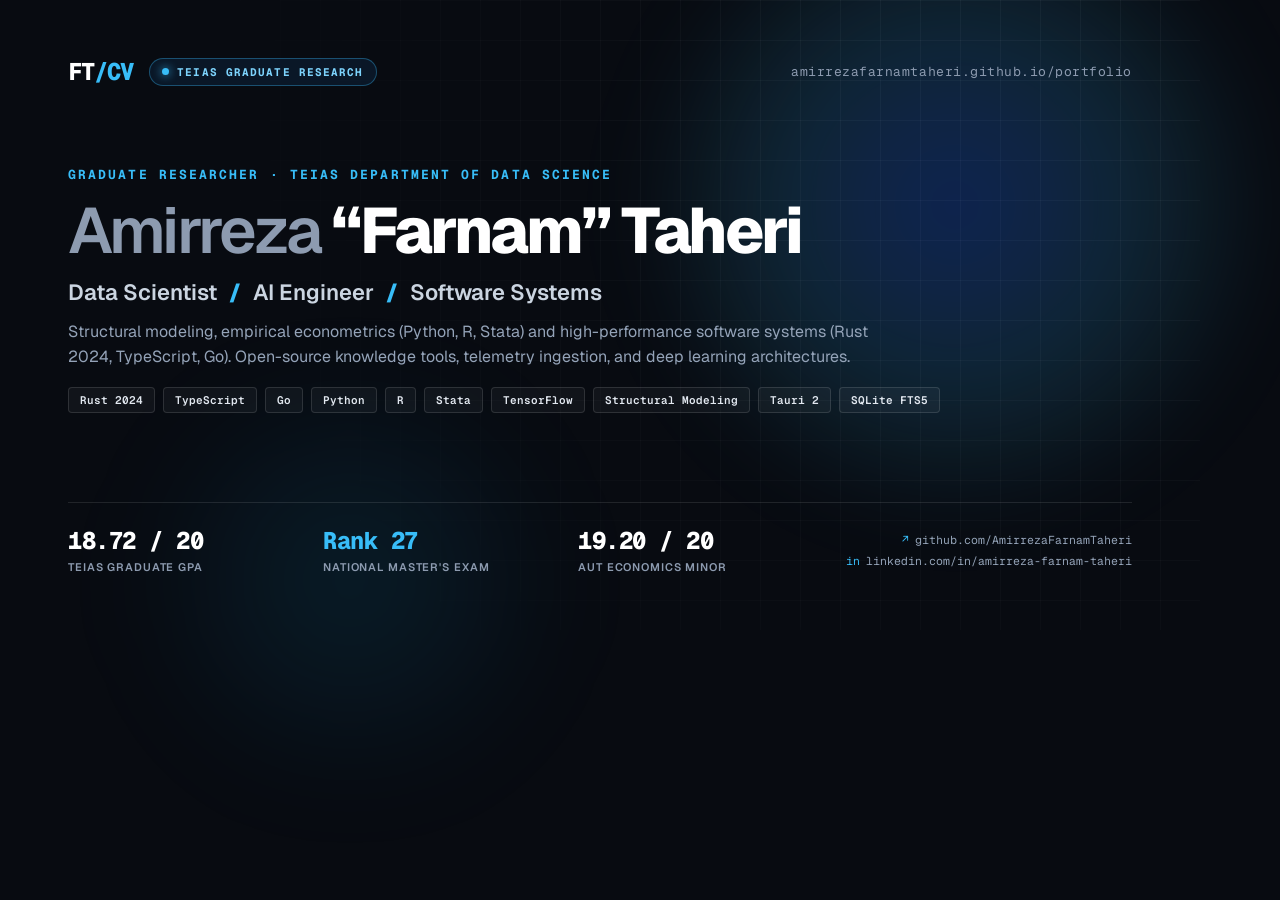
<file: og-template.html>
<!doctype html>
<html lang="en">
<head>
  <meta charset="utf-8" />
  <style>
    @import url('https://fonts.googleapis.com/css2?family=Geist:wght@400;500;600;700;800;900&family=Geist+Mono:wght@400;500;600;700&display=swap');

    * {
      box-sizing: border-box;
      margin: 0;
      padding: 0;
    }

    body {
      width: 1200px;
      height: 630px;
      overflow: hidden;
      background-color: #080b11;
      color: #f3f6fc;
      font-family: 'Geist', -apple-system, BlinkMacSystemFont, 'Segoe UI', sans-serif;
      position: relative;
      display: flex;
      flex-direction: column;
      justify-content: space-between;
      padding: 56px 68px;
      -webkit-font-smoothing: antialiased;
    }

    /* Subtle background grid & radial glow */
    .bg-grid {
      position: absolute;
      inset: 0;
      background-image: 
        linear-gradient(to right, rgba(255, 255, 255, 0.04) 1px, transparent 1px),
        linear-gradient(to bottom, rgba(255, 255, 255, 0.04) 1px, transparent 1px);
      background-size: 40px 40px;
      mask-image: radial-gradient(circle at 85% 20%, black 15%, transparent 75%);
      -webkit-mask-image: radial-gradient(circle at 85% 20%, black 15%, transparent 75%);
      pointer-events: none;
    }

    .glow-radial {
      position: absolute;
      top: -120px;
      right: -80px;
      width: 650px;
      height: 650px;
      background: radial-gradient(circle, rgba(30, 86, 227, 0.32) 0%, rgba(56, 189, 248, 0.15) 40%, transparent 70%);
      pointer-events: none;
      filter: blur(40px);
    }

    .glow-bottom {
      position: absolute;
      bottom: -150px;
      left: 100px;
      width: 500px;
      height: 400px;
      background: radial-gradient(circle, rgba(14, 165, 233, 0.12) 0%, transparent 70%);
      pointer-events: none;
      filter: blur(50px);
    }

    /* Header Row */
    .header {
      display: flex;
      justify-content: space-between;
      align-items: center;
      position: relative;
      z-index: 2;
    }

    .brand {
      display: flex;
      align-items: center;
      gap: 16px;
    }

    .wordmark {
      font-family: 'Geist Mono', monospace;
      font-size: 24px;
      font-weight: 800;
      letter-spacing: -0.04em;
      color: #ffffff;
    }

    .wordmark span {
      color: #38bdf8;
    }

    .status-badge {
      display: inline-flex;
      align-items: center;
      gap: 8px;
      font-family: 'Geist Mono', monospace;
      font-size: 11px;
      font-weight: 700;
      letter-spacing: 0.1em;
      text-transform: uppercase;
      padding: 6px 12px;
      border: 1px solid rgba(56, 189, 248, 0.35);
      background: rgba(12, 33, 56, 0.6);
      border-radius: 999px;
      color: #7dd3fc;
    }

    .status-dot {
      width: 7px;
      height: 7px;
      background-color: #38bdf8;
      border-radius: 50%;
      box-shadow: 0 0 10px #38bdf8;
    }

    .domain {
      font-family: 'Geist Mono', monospace;
      font-size: 13px;
      color: #8d9bb0;
      letter-spacing: 0.04em;
    }

    /* Center Content */
    .center-content {
      position: relative;
      z-index: 2;
      display: flex;
      flex-direction: column;
      gap: 14px;
      margin-top: -10px;
    }

    .kicker {
      font-family: 'Geist Mono', monospace;
      font-size: 13px;
      font-weight: 700;
      letter-spacing: 0.16em;
      text-transform: uppercase;
      color: #38bdf8;
    }

    h1 {
      font-size: 64px;
      font-weight: 800;
      letter-spacing: -0.045em;
      line-height: 1.05;
      color: #ffffff;
    }

    h1 .prefix {
      color: #8d9bb0;
      font-weight: 600;
    }

    .roles {
      font-size: 22px;
      font-weight: 600;
      color: #cbd5e1;
      display: flex;
      align-items: center;
      gap: 12px;
    }

    .roles span.sep {
      color: #38bdf8;
      font-weight: 800;
    }

    .summary {
      font-size: 16px;
      line-height: 1.55;
      color: #94a3b8;
      max-width: 820px;
    }

    .tags {
      display: flex;
      flex-wrap: wrap;
      gap: 8px;
      margin-top: 4px;
    }

    .tag {
      font-family: 'Geist Mono', monospace;
      font-size: 11px;
      font-weight: 600;
      padding: 5px 11px;
      border: 1px solid rgba(255, 255, 255, 0.12);
      background: rgba(255, 255, 255, 0.04);
      color: #e2e8f0;
      border-radius: 4px;
    }

    /* Footer Telemetry Banner */
    .footer-ledger {
      display: grid;
      grid-template-columns: repeat(3, 1fr) 1.25fr;
      gap: 16px;
      position: relative;
      z-index: 2;
      border-top: 1px solid rgba(255, 255, 255, 0.1);
      padding-top: 22px;
    }

    .stat-card {
      display: flex;
      flex-direction: column;
      gap: 4px;
    }

    .stat-val {
      font-family: 'Geist Mono', monospace;
      font-size: 24px;
      font-weight: 800;
      color: #ffffff;
      letter-spacing: -0.02em;
    }

    .stat-val.accent {
      color: #38bdf8;
    }

    .stat-lbl {
      font-size: 11px;
      font-weight: 600;
      text-transform: uppercase;
      letter-spacing: 0.08em;
      color: #8d9bb0;
    }

    .contact-block {
      display: flex;
      flex-direction: column;
      justify-content: center;
      align-items: flex-end;
      gap: 6px;
      font-family: 'Geist Mono', monospace;
      font-size: 11.5px;
      color: #94a3b8;
    }

    .contact-row {
      display: flex;
      align-items: center;
      gap: 6px;
    }

    .contact-row span.icon {
      color: #38bdf8;
    }
  </style>
</head>
<body>
  <div class="bg-grid"></div>
  <div class="glow-radial"></div>
  <div class="glow-bottom"></div>

  <!-- Header -->
  <header class="header">
    <div class="brand">
      <div class="wordmark">FT<span>/CV</span></div>
      <div class="status-badge">
        <span class="status-dot"></span>
        <span>TEIAS GRADUATE RESEARCH</span>
      </div>
    </div>
    <div class="domain">amirrezafarnamtaheri.github.io/portfolio</div>
  </header>

  <!-- Center Content -->
  <main class="center-content">
    <div class="kicker">Graduate Researcher · TeIAS Department of Data Science</div>
    <h1>
      <span class="prefix">Amirreza</span> “Farnam” Taheri
    </h1>
    <div class="roles">
      <span>Data Scientist</span>
      <span class="sep">/</span>
      <span>AI Engineer</span>
      <span class="sep">/</span>
      <span>Software Systems</span>
    </div>
    <p class="summary">
      Structural modeling, empirical econometrics (Python, R, Stata) and high-performance software systems (Rust 2024, TypeScript, Go). Open-source knowledge tools, telemetry ingestion, and deep learning architectures.
    </p>
    <div class="tags">
      <span class="tag">Rust 2024</span>
      <span class="tag">TypeScript</span>
      <span class="tag">Go</span>
      <span class="tag">Python</span>
      <span class="tag">R</span>
      <span class="tag">Stata</span>
      <span class="tag">TensorFlow</span>
      <span class="tag">Structural Modeling</span>
      <span class="tag">Tauri 2</span>
      <span class="tag">SQLite FTS5</span>
    </div>
  </main>

  <!-- Bottom Distinction Ledger -->
  <footer class="footer-ledger">
    <div class="stat-card">
      <div class="stat-val">18.72 / 20</div>
      <div class="stat-lbl">TeIAS Graduate GPA</div>
    </div>
    <div class="stat-card">
      <div class="stat-val accent">Rank 27</div>
      <div class="stat-lbl">National Master's Exam</div>
    </div>
    <div class="stat-card">
      <div class="stat-val">19.20 / 20</div>
      <div class="stat-lbl">AUT Economics Minor</div>
    </div>
    <div class="contact-block">
      <div class="contact-row">
        <span class="icon">↗</span>
        <span>github.com/AmirrezaFarnamTaheri</span>
      </div>
      <div class="contact-row">
        <span class="icon">in</span>
        <span>linkedin.com/in/amirreza-farnam-taheri</span>
      </div>
    </div>
  </footer>
</body>
</html>
</file>
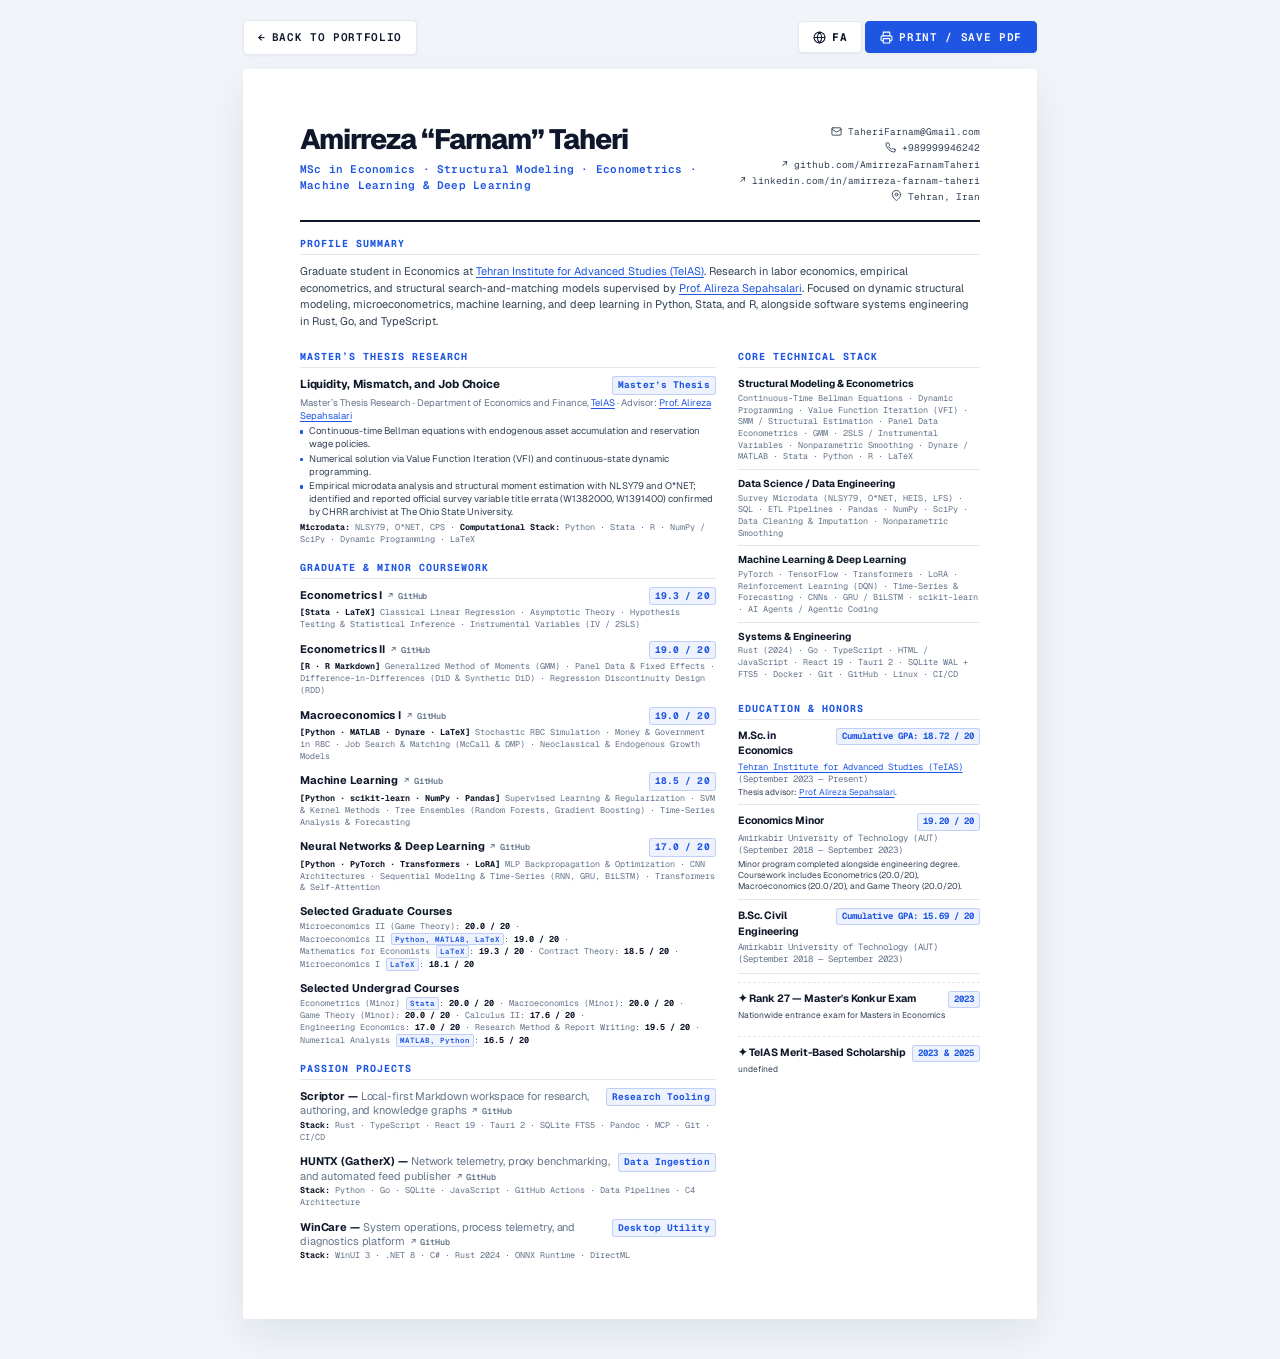
<file: resume.html>
<!doctype html>
<html lang="en">
<head>
  <meta charset="utf-8" />
  <meta name="viewport" content="width=device-width, initial-scale=1" />
  <meta name="description" content="Curriculum Vitae &amp; Resume — Amirreza Farnam Taheri (M.Sc. Economics, TeIAS)" />
  <title>Resume — Farnam Taheri</title>
  <link rel="preconnect" href="https://fonts.googleapis.com" />
  <link rel="preconnect" href="https://fonts.gstatic.com" crossorigin />
  <link href="https://fonts.googleapis.com/css2?family=Geist:wght@300;400;500;600;700;800;900&family=Geist+Mono:wght@400;500;600;700&family=Vazirmatn:wght@300;400;500;600;700;800;900&display=swap" rel="stylesheet" />
  <link rel="stylesheet" href="resume.css" />
  <script defer src="i18n.js?v=2.4"></script>
  <script defer src="data.js"></script>
  <script defer src="resume.js"></script>
</head>
<body>
  <div class="toolbar no-print">
    <a href="index.html" class="toolbar-back"><span class="back-arrow" aria-hidden="true">←</span> <span data-i18n="resume_back">Back to Portfolio</span></a>
    <div class="toolbar-actions">
      <button id="resume-lang-toggle" type="button" class="toolbar-lang" aria-label="Switch language" title="Switch language (FA / EN)"><svg class="icon-svg" width="13" height="13" viewBox="0 0 24 24" fill="none" stroke="currentColor" stroke-width="2" stroke-linecap="round" stroke-linejoin="round" aria-hidden="true"><circle cx="12" cy="12" r="10"></circle><line x1="2" y1="12" x2="22" y2="12"></line><path d="M12 2a15.3 15.3 0 0 1 4 10 15.3 15.3 0 0 1-4 10 15.3 15.3 0 0 1-4-10 15.3 15.3 0 0 1 4-10z"></path></svg> <span>FA</span></button>
      <button type="button" onclick="window.print()" class="toolbar-print"><svg class="icon-svg" width="13" height="13" viewBox="0 0 24 24" fill="none" stroke="currentColor" stroke-width="2" stroke-linecap="round" stroke-linejoin="round" aria-hidden="true"><polyline points="6 9 6 2 18 2 18 9"></polyline><path d="M6 18H4a2 2 0 0 1-2-2v-5a2 2 0 0 1 2-2h16a2 2 0 0 1 2 2v5a2 2 0 0 1-2 2h-2"></path><rect x="6" y="14" width="12" height="8"></rect></svg> <span data-i18n="resume_print">Print / Save PDF</span></button>
    </div>
  </div>

  <main class="page" id="resume-page" aria-label="Curriculum Vitae">
    <header class="resume-header">
      <div>
        <h1 id="resume-name"></h1>
        <div id="resume-roles" class="resume-roles"></div>
      </div>
      <div id="resume-contact" class="resume-contact"></div>
    </header>

    <section>
      <h2 data-i18n="resume_profile_summary">Profile Summary</h2>
      <p id="resume-summary" class="summary"></p>
    </section>

    <div class="resume-grid">
      <div class="resume-main-col">
        <section>
          <h2 data-i18n="resume_thesis_title">Master’s Thesis Research</h2>
          <div id="resume-thesis"></div>
        </section>
        <section>
          <h2 data-i18n="resume_coursework_title">Graduate &amp; Minor Coursework</h2>
          <div id="resume-courses"></div>
        </section>
        <section>
          <h2 data-i18n="resume_projects_title">Passion Projects</h2>
          <div id="resume-projects"></div>
        </section>
      </div>

      <aside class="resume-side-col">
        <section>
          <h2 data-i18n="resume_core_stack">Core Technical Stack</h2>
          <div class="stack-block">
            <strong data-i18n="skills_econometrics">Structural Modeling &amp; Econometrics</strong>
            <p data-i18n="skills_econometrics_content">Continuous-Time Bellman Equations, Dynamic Programming, Value Function Iteration (VFI), SMM / Structural Estimation, Panel Data Econometrics, GMM, 2SLS / Instrumental Variables, Nonparametric Smoothing, Dynare / MATLAB, Stata, Python, R, LaTeX</p>
          </div>
          <div class="stack-block">
            <strong data-i18n="skills_datascience">Data Science &amp; Data Engineering</strong>
            <p data-i18n="skills_datascience_content">Survey Microdata Processing (NLSY79, O*NET, HEIS, LFS), SQL, ETL Data Pipelines, Pandas, NumPy, SciPy, Nonparametric Smoothing</p>
          </div>
          <div class="stack-block">
            <strong data-i18n="skills_ml">Machine Learning &amp; Deep Learning</strong>
            <p data-i18n="skills_ml_content">PyTorch, TensorFlow, scikit-learn, Transformers, LoRA Instruction Tuning, Reinforcement Learning (DQN), Time-Series Forecasting, AI Agents / Agentic Coding</p>
          </div>
          <div class="stack-block">
            <strong data-i18n="skills_systems">Systems &amp; Software Engineering</strong>
            <p data-i18n="skills_systems_content">Rust 2024, Go, TypeScript, React 19, Tauri 2, WinUI 3 / C# .NET 9, SQLite FTS5, Docker, Git, GitHub Actions, Linux</p>
          </div>
        </section>

        <section>
          <h2 data-i18n="resume_edu_honors">Education &amp; Honors</h2>
          <div id="resume-education"></div>
        </section>
      </aside>
    </div>
  </main>
</body>
</html>
</file>
<file: resume.css>
@import url('https://fonts.googleapis.com/css2?family=Geist:wght@300;400;500;600;700;800;900&family=Geist+Mono:wght@400;500;600;700&family=Vazirmatn:wght@300;400;500;600;700;800;900&display=swap');

:root {
  --accent: #1e56e3;
  --accent-soft: rgba(30, 86, 227, 0.08);
  --accent-border: rgba(30, 86, 227, 0.22);
  --ink: #0f172a;
  --text-sub: #334155;
  --muted: #64748b;
  --line: #e2e8f0;
  --line-dark: #0f172a;
  --page: #ffffff;
  --bg: #f1f5f9;
  --font-sans: 'Geist', -apple-system, BlinkMacSystemFont, 'Segoe UI', Roboto, Helvetica, Arial, sans-serif;
  --font-mono: 'Geist Mono', 'SFMono-Regular', Consolas, 'Liberation Mono', Menlo, monospace;
  --font-persian: 'Vazirmatn', -apple-system, BlinkMacSystemFont, 'Segoe UI', Roboto, Tahoma, 'IRANSans', system-ui, sans-serif;
}

* {
  box-sizing: border-box;
}

body {
  margin: 0;
  background: var(--bg);
  color: var(--ink);
  font-family: var(--font-sans);
  font-size: 13px;
  line-height: 1.5;
  -webkit-font-smoothing: antialiased;
  -moz-osx-font-smoothing: grayscale;
}

.toolbar {
  width: 210mm;
  max-width: calc(100% - 32px);
  margin: 20px auto 14px;
  display: flex;
  justify-content: space-between;
  align-items: center;
  gap: 12px;
}

.toolbar a,
.toolbar button {
  font-family: var(--font-mono);
  font-size: 11px;
  font-weight: 600;
  text-transform: uppercase;
  letter-spacing: 0.06em;
  color: var(--ink);
  background: var(--page);
  border: 1px solid var(--line);
  padding: 8px 14px;
  border-radius: 4px;
  text-decoration: none;
  cursor: pointer;
  box-shadow: 0 1px 3px rgba(0, 0, 0, 0.05);
  transition: all 0.15s ease;
  display: inline-flex;
  align-items: center;
  gap: 6px;
}

.icon-svg {
  display: inline-block;
  vertical-align: -0.15em;
  stroke-width: 2;
  stroke: currentColor;
  fill: none;
  flex-shrink: 0;
}

.toolbar a:hover,
.toolbar button:hover {
  border-color: var(--accent);
  color: var(--accent);
  transform: translateY(-1px);
  box-shadow: 0 3px 6px rgba(0, 0, 0, 0.08);
}

.toolbar button.toolbar-print {
  background: var(--accent);
  color: #ffffff;
  border-color: var(--accent);
}

.toolbar button.toolbar-print:hover {
  background: #1746be;
  color: #ffffff;
}

.toolbar button.toolbar-lang {
  background: var(--page);
  color: var(--ink);
  border-color: var(--line);
  font-weight: 700;
}

.toolbar button.toolbar-lang:hover {
  border-color: var(--accent);
  color: var(--accent);
}

.page {
  width: 210mm;
  min-height: 297mm;
  margin: 0 auto 40px;
  background: var(--page);
  padding: 15mm 15mm;
  box-shadow: 0 16px 40px rgba(15, 23, 42, 0.08);
  border-radius: 3px;
  box-sizing: border-box;
}

.resume-header {
  display: grid;
  grid-template-columns: 1fr auto;
  gap: 20px;
  padding-bottom: 14px;
  border-bottom: 2px solid var(--line-dark);
}

h1 {
  margin: 0;
  font-size: 28px;
  letter-spacing: -0.035em;
  line-height: 1.05;
  font-weight: 800;
  color: var(--ink);
}

.resume-roles {
  color: var(--accent);
  font-family: var(--font-mono);
  font-size: 11px;
  font-weight: 600;
  margin-top: 6px;
  letter-spacing: 0.02em;
}

.resume-contact {
  font-family: var(--font-mono);
  font-size: 9.5px;
  line-height: 1.55;
  text-align: right;
  color: var(--text-sub);
}

.resume-contact a {
  color: inherit;
  text-decoration: none;
  transition: color 0.15s ease;
}

.resume-contact a:hover {
  color: var(--accent);
  text-decoration: underline;
}

.resume-link,
.institute-link,
.advisor-link {
  color: var(--accent);
  text-decoration: underline;
  text-decoration-thickness: 1px;
  text-underline-offset: 2px;
  transition: color 0.15s ease, opacity 0.15s ease;
}

.resume-link:hover,
.institute-link:hover,
.advisor-link:hover {
  opacity: 0.8;
}

.contact-line {
  margin-bottom: 1.5px;
  white-space: nowrap;
}

section {
  margin-top: 14px;
}

h2 {
  margin: 0 0 8px;
  color: var(--accent);
  font-family: var(--font-mono);
  font-size: 10px;
  font-weight: 700;
  letter-spacing: 0.1em;
  text-transform: uppercase;
  border-bottom: 1px solid var(--line);
  padding-bottom: 3px;
}

.summary {
  margin: 0;
  font-size: 11px;
  line-height: 1.5;
  color: var(--text-sub);
}

.resume-grid {
  display: grid;
  grid-template-columns: 1.8fr 1.05fr;
  gap: 22px;
  margin-top: 6px;
}

.resume-item {
  margin-bottom: 10px;
  break-inside: avoid;
  page-break-inside: avoid;
}

.resume-item:last-child {
  margin-bottom: 0;
}

.resume-item-title {
  display: flex;
  justify-content: space-between;
  gap: 8px;
  align-items: baseline;
}

.resume-item h3 {
  margin: 0;
  font-size: 11.5px;
  font-weight: 700;
  letter-spacing: -0.01em;
  color: var(--ink);
  line-height: 1.3;
}

.muted-title {
  font-weight: 400;
  color: var(--muted);
}

.badge {
  font-family: var(--font-mono);
  font-size: 9px;
  font-weight: 700;
  color: var(--accent);
  background: var(--accent-soft);
  border: 1px solid var(--accent-border);
  padding: 1px 5px;
  border-radius: 3px;
  letter-spacing: 0.01em;
  white-space: nowrap;
  flex-shrink: 0;
}

.resume-item .score {
  font-family: var(--font-mono);
  font-size: 9.5px;
  font-weight: 700;
  color: var(--accent);
  white-space: nowrap;
}

.resume-item p {
  margin: 2px 0 0;
  color: var(--text-sub);
  font-size: 10px;
  line-height: 1.4;
}

.resume-item-sub {
  font-size: 9.5px !important;
  color: var(--muted) !important;
  margin-top: 1px !important;
}

.resume-tags {
  margin-top: 3px;
  color: var(--muted);
  font-family: var(--font-mono);
  font-size: 8.5px;
  line-height: 1.4;
}

.resume-tags strong {
  color: var(--ink);
}

.resume-bullets {
  margin: 3px 0 0;
  padding: 0;
  list-style: none;
}

.resume-bullets li {
  position: relative;
  padding-left: 9px;
  font-size: 9.5px;
  line-height: 1.35;
  color: var(--text-sub);
  margin-bottom: 2px;
}

.resume-bullets li::before {
  content: "";
  position: absolute;
  left: 0;
  top: 5px;
  width: 3.5px;
  height: 3.5px;
  background: var(--accent);
  border-radius: 1px;
}

.resume-link {
  color: var(--accent);
  text-decoration: underline;
  text-decoration-thickness: 1px;
  text-underline-offset: 2px;
  transition: opacity 0.15s ease;
}

.resume-link:hover {
  opacity: 0.8;
}

.resume-repo-link {
  font-family: var(--font-mono);
  font-size: 8.5px;
  font-weight: 600;
  color: var(--muted);
  text-decoration: none;
  margin-left: 3px;
  transition: color 0.15s ease;
}

.resume-repo-link:hover {
  color: var(--accent);
  text-decoration: underline;
}

.cell-tool-chip {
  display: inline-block;
  font-family: var(--font-mono);
  font-size: 7.5px;
  font-weight: 600;
  color: var(--accent);
  background: var(--accent-soft);
  border: 1px solid var(--accent-border);
  padding: 0 3px;
  border-radius: 2px;
  margin-left: 1px;
}

.cell-pill {
  white-space: nowrap;
}

.stack-block {
  border-top: 1px solid var(--line);
  padding: 6px 0;
  break-inside: avoid;
  page-break-inside: avoid;
}

.stack-block:first-of-type {
  border-top: none;
  padding-top: 0;
}

.stack-block strong {
  font-size: 10px;
  font-weight: 700;
  display: block;
  color: var(--ink);
}

.stack-block p {
  margin: 1.5px 0 0;
  color: var(--muted);
  font-size: 8.5px;
  line-height: 1.38;
  font-family: var(--font-mono);
}

.education-compact {
  margin-bottom: 8px;
  padding-bottom: 6px;
  border-bottom: 1px solid var(--line);
  break-inside: avoid;
  page-break-inside: avoid;
}

.education-compact:last-child {
  border-bottom: none;
  margin-bottom: 0;
  padding-bottom: 0;
}

.education-title-row {
  display: flex;
  justify-content: space-between;
  align-items: baseline;
  gap: 6px;
}

.education-compact strong {
  font-size: 10.5px;
  font-weight: 700;
  color: var(--ink);
}

.education-meta {
  margin: 1.5px 0;
  color: var(--muted);
  font-size: 9px;
  line-height: 1.35;
  font-family: var(--font-mono);
}

.education-note {
  margin: 2px 0 0;
  color: var(--text-sub);
  font-size: 8.5px;
  line-height: 1.35;
}

.education-compact.honors-box {
  margin-top: 8px;
  padding-top: 8px;
  border-top: 1px dashed var(--line);
  border-bottom: none;
}

.honor-title {
  color: var(--accent);
}

@media (max-width: 860px) {
  .page {
    width: auto;
    min-height: 0;
    margin: 0;
    padding: 20px;
    box-shadow: none;
  }
  
  .toolbar {
    width: auto;
  }
  
  .resume-header,
  .resume-grid {
    grid-template-columns: 1fr;
  }
  
  .resume-contact {
    text-align: left;
    margin-top: 6px;
  }
}

@page {
  size: A4 portrait;
  margin: 0; /* Zero margin suppresses browser default headers (date, title) & footers (URL, page numbers) */
}

@media print {
  html, body {
    margin: 0 !important;
    padding: 0 !important;
    background: #ffffff !important;
    color: #0f172a !important;
    -webkit-print-color-adjust: exact !important;
    print-color-adjust: exact !important;
  }
  
  .no-print {
    display: none !important;
  }
  
  .page {
    margin: 0 !important;
    box-shadow: none !important;
    width: 100% !important;
    min-height: auto !important;
    height: auto !important;
    max-height: none !important;
    padding: 10mm 12mm !important;
    box-sizing: border-box !important;
    -webkit-box-decoration-break: clone;
    box-decoration-break: clone;
    overflow: visible !important;
  }

  .resume-header {
    border-bottom-color: #0f172a !important;
  }

  h2 {
    color: #0f172a !important;
    border-bottom-color: #cbd5e1 !important;
    break-after: avoid !important;
    page-break-after: avoid !important;
  }

  .badge {
    border-color: #94a3b8 !important;
    background: transparent !important;
    color: #0f172a !important;
  }

  .cell-tool-chip {
    border-color: #94a3b8 !important;
    background: transparent !important;
    color: #334155 !important;
  }

  .resume-roles {
    color: #0f172a !important;
  }

  .resume-bullets li::before {
    background: #0f172a !important;
  }

  .resume-link {
    color: #0f172a !important;
    text-decoration: underline !important;
  }

  .resume-repo-link {
    color: #475569 !important;
  }

  .resume-item,
  .education-compact,
  .stack-block {
    break-inside: avoid !important;
    page-break-inside: avoid !important;
  }
}

/* ==========================================================================
   RTL Layout & Enhanced Persian Typography (Vazirmatn) for Resume
   ========================================================================== */

html[dir="rtl"] body {
  font-family: var(--font-persian);
  direction: rtl;
  text-align: right;
  font-feature-settings: "kern" 1, "liga" 1;
  text-rendering: optimizeLegibility;
  -webkit-font-smoothing: antialiased;
  -moz-osx-font-smoothing: grayscale;
}

html[dir="rtl"] h1 {
  font-family: var(--font-persian);
  font-weight: 800;
  line-height: 1.25;
  letter-spacing: 0 !important;
}

html[dir="rtl"] h2 {
  font-family: var(--font-persian);
  font-size: 11px;
  font-weight: 700;
  line-height: 1.4;
  letter-spacing: 0 !important;
  text-transform: none;
}

html[dir="rtl"] h3,
html[dir="rtl"] .resume-item h3 {
  font-family: var(--font-persian);
  font-weight: 700;
  line-height: 1.35;
  letter-spacing: 0 !important;
}

html[dir="rtl"] .resume-roles {
  font-family: var(--font-persian);
  font-weight: 600;
  font-size: 11px;
  line-height: 1.4;
  letter-spacing: 0 !important;
}

html[dir="rtl"] .resume-contact {
  text-align: left;
  direction: ltr;
}

html[dir="rtl"] .summary {
  font-family: var(--font-persian);
  font-size: 11px;
  line-height: 1.7;
  letter-spacing: 0 !important;
  text-align: justify;
  text-justify: inter-word;
}

html[dir="rtl"] .resume-item p {
  font-family: var(--font-persian);
  line-height: 1.5;
  letter-spacing: 0 !important;
}

html[dir="rtl"] .resume-item-sub,
html[dir="rtl"] .resume-item-sub.mono {
  font-family: var(--font-persian);
  direction: rtl;
  text-align: right;
  letter-spacing: 0 !important;
  line-height: 1.5;
}

html[dir="rtl"] .resume-bullets li {
  font-family: var(--font-persian);
  font-size: 9.5px;
  line-height: 1.6;
  letter-spacing: 0 !important;
  padding-left: 0;
  padding-right: 14px;
}

html[dir="rtl"] .resume-bullets li::before {
  left: auto;
  right: 0;
  top: 7px;
}

html[dir="rtl"] .resume-tags {
  font-family: var(--font-persian);
  font-size: 8.5px;
  line-height: 1.55;
  letter-spacing: 0 !important;
}

html[dir="rtl"] .resume-tags strong {
  font-family: var(--font-persian);
  font-weight: 700;
}

html[dir="rtl"] .stack-block strong {
  font-family: var(--font-persian);
  font-size: 10px;
  font-weight: 700;
  letter-spacing: 0 !important;
}

html[dir="rtl"] .stack-block p {
  font-family: var(--font-persian);
  font-size: 8.5px;
  line-height: 1.55;
  letter-spacing: 0 !important;
}

html[dir="rtl"] .education-compact strong {
  font-family: var(--font-persian);
  font-weight: 700;
  letter-spacing: 0 !important;
}

html[dir="rtl"] .education-meta {
  font-family: var(--font-persian);
  font-size: 9px;
  line-height: 1.45;
  letter-spacing: 0 !important;
}

html[dir="rtl"] .education-note {
  font-family: var(--font-persian);
  font-size: 8.5px;
  line-height: 1.5;
  letter-spacing: 0 !important;
}

html[dir="rtl"] .honor-title {
  font-family: var(--font-persian);
  font-weight: 700;
  letter-spacing: 0 !important;
}

html[dir="rtl"] .cell-pill {
  font-family: var(--font-persian);
  letter-spacing: 0 !important;
}

/* Persian badges and score tags */
html[dir="rtl"] .badge {
  font-family: var(--font-persian);
  font-size: 9px;
  font-weight: 600;
  letter-spacing: 0 !important;
  direction: rtl;
  unicode-bidi: isolate;
  display: inline-block;
}

html[dir="rtl"] .resume-item .score {
  font-family: var(--font-persian);
  font-size: 9.5px;
  font-weight: 700;
  letter-spacing: 0 !important;
  direction: rtl;
  unicode-bidi: isolate;
  display: inline-block;
}

/* Purely Latin badges, code elements, chips, and repo links stay LTR & mono */
html[dir="rtl"] .cell-tool-chip,
html[dir="rtl"] .resume-repo-link,
html[dir="rtl"] code {
  font-family: var(--font-mono);
  direction: ltr;
  unicode-bidi: isolate;
  display: inline-block;
}

html[dir="rtl"] .toolbar {
  flex-direction: row-reverse;
}

html[dir="rtl"] .toolbar a,
html[dir="rtl"] .toolbar button {
  font-family: var(--font-persian);
  font-size: 11px;
  font-weight: 600;
  letter-spacing: 0 !important;
  text-transform: none;
}

html[dir="rtl"] .toolbar-back .back-arrow {
  transform: rotate(180deg);
  display: inline-block;
}

/* Neutralize letter-spacing for all Persian text in resume */
html[dir="rtl"] h1,
html[dir="rtl"] h2,
html[dir="rtl"] h3,
html[dir="rtl"] p,
html[dir="rtl"] a,
html[dir="rtl"] span,
html[dir="rtl"] strong,
html[dir="rtl"] .summary,
html[dir="rtl"] .resume-item-sub,
html[dir="rtl"] .education-meta,
html[dir="rtl"] .education-note,
html[dir="rtl"] .stack-block p {
  letter-spacing: 0 !important;
}
</file>
